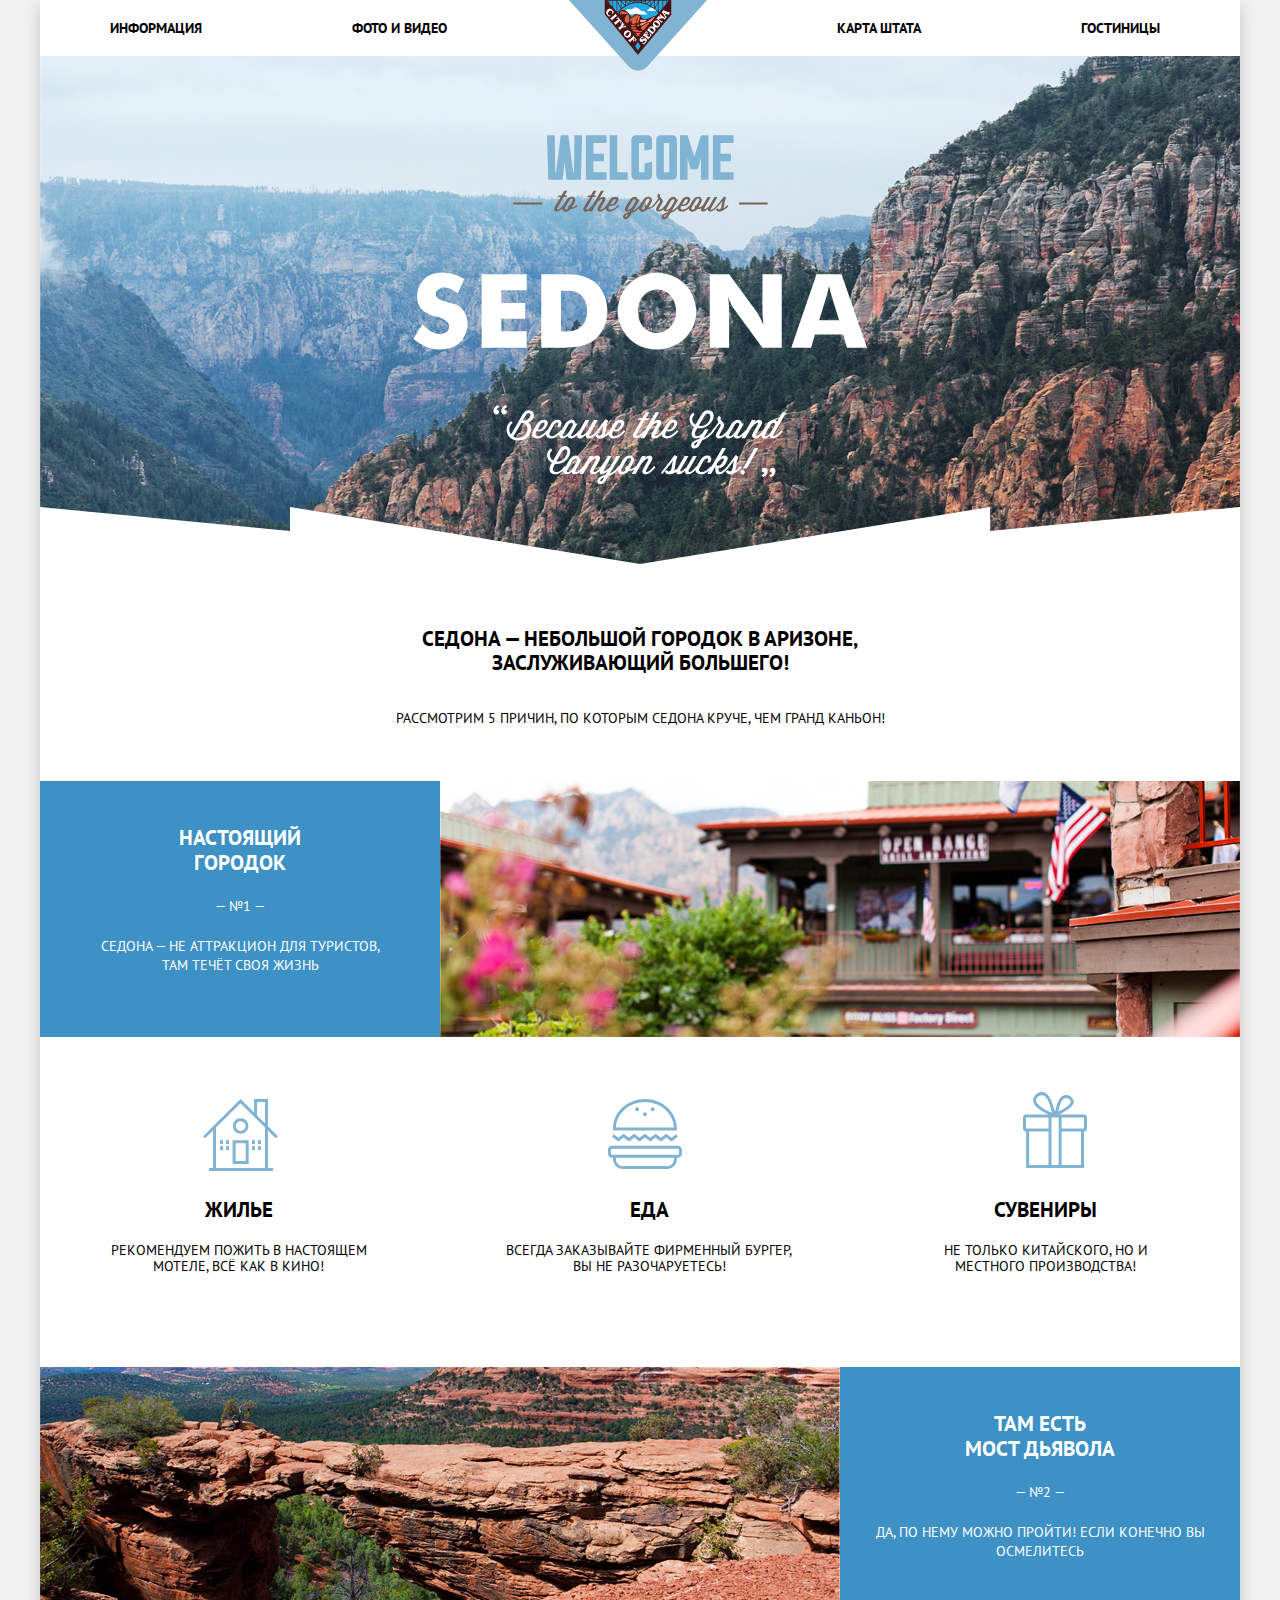
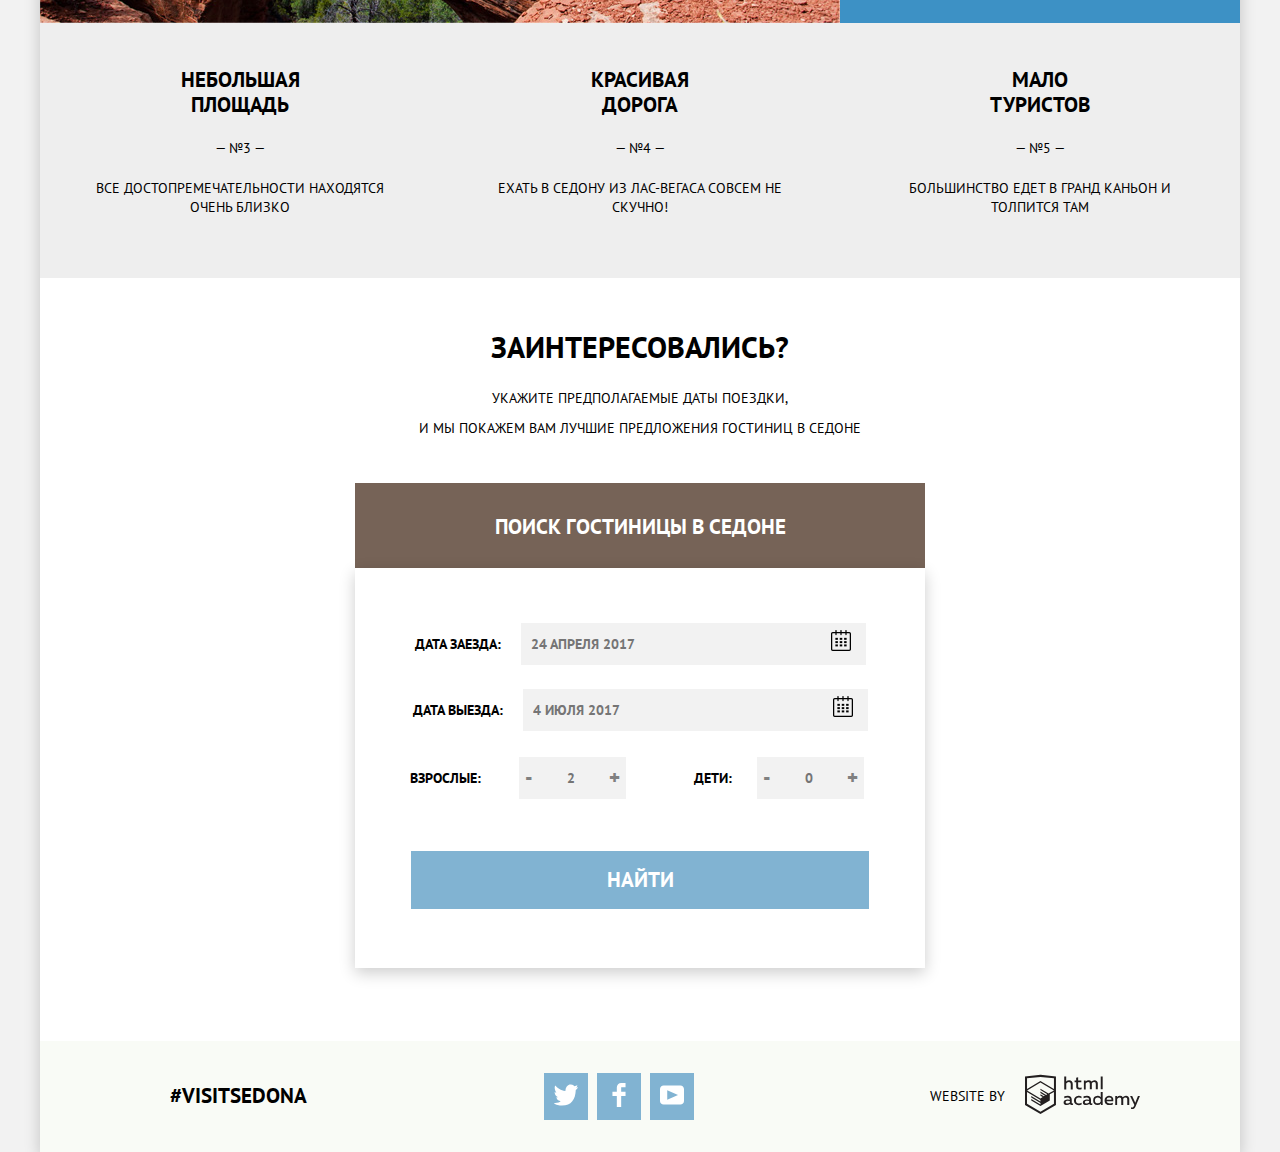
<file: index.html>
<!DOCTYPE html>
<html lang="ru">

<head>
	<meta charset="utf-8">
	<title>Sedona</title>
	<link href="https://fonts.googleapis.com/css?family=PT+Sans" rel="stylesheet">
	<link rel="stylesheet" href="css/normalize.css">
	<link rel="stylesheet" href="css/styles.css">
</head>

<body>
	<div class="container main">
		<header class="main-header">
			<nav class="main-navigation">
				<ul class="site-navigation">
					<li><a href="info.html">Информация</a></li>
					<li><a href="photo.html">Фото и видео</a></li>
					<li><a href="map.html">Карта штата</a></li>
					<li class="navigation-hotel">
						<a href="catalog.html">Гостиницы</a>
					</li>
				</ul>
				<div class="logo">
					<a>
						<img src="img/logo.png" alt="Логотип Седоны">
					</a>
				</div>
			</nav>
		</header>
		<main>
			<div class="sedona-welcome">
				<img class="welcome-img" src="img/welcome.svg">
			</div>
			<div class="intro">
				<h1 class="intro-header">Седона — небольшой городок в Аризоне, заслуживающий большего!</h1>
				<p>Рассмотрим 5 причин, по которым Седона круче, чем гранд каньон!</p>
			</div>
			<ul class="reasons-list">
				<li class="reason-item-big with-features">
					<div class="description-wrapper">
						<div class="description">
							<h2 class="reason-header">Настоящий городок</h2>
							<p class="reason-number">&mdash; №1 &mdash;</p>
							<p class="reason-description">Седона — не аттракцион для туристов, там течёт своя жизнь</p>
						</div>
						<img src="img/city.jpg" alt="Фото гостиницы">
					</div>
					<ul class="features-list">
						<li class="feature-item house">
							<h2>Жилье</h2>
							<p>Рекомендуем пожить в настоящем мотеле, всё как в кино!</p>
						</li>
						<li class="feature-item burger">
							<h2>Еда</h2>
							<p>Всегда заказывайте фирменный бургер, вы не разочаруетесь!</p>
						</li>
						<li class="feature-item present">
							<h2>Сувениры</h2>
							<p>Не только китайского, но и местного производства!</p>
						</li>

					</ul>
				</li>
				<li class="reason-item-big">
					<img src="img/canyon.jpg" width="210" height="120" alt="Фото каньона">
					<div class="description">
						<h2 class="reason-header">Там есть мост дьявола</h2>
						<p class="reason-number">&mdash; №2 &mdash;</p>
						<p class="reason-description second">Да, по нему можно пройти! Если конечно вы осмелитесь</p>
					</div>
				</li>
				<li class="reason-item">
					<h2 class="reason-header">Небольшая площадь</h2>
					<p class="reason-number">&mdash; №3 &mdash;</p>
					<p class="reason-description">Все достопремечательности находятся очень близко</p>
				</li>
				<li class="reason-item">
					<h2 class="reason-header">Красивая дорога</h2>
					<p class="reason-number">&mdash; №4 &mdash;</p>
					<p class="reason-description">Ехать в Седону из Лас-Вегаса совсем не скучно!</p>
				</li>
				<li class="reason-item">
					<h2 class="reason-header">Мало туристов</h2>
					<p class="reason-number">&mdash; №5 &mdash;</p>
					<p class="reason-description">Большинство едет в гранд каньон
						и толпится там</p>
				</li>
			</ul>
			<section class="booking">
				<h2 class="strong">
					Заинтересовались?
				</h2>
				<p>
					Укажите предполагаемые даты поездки,
				</p>
				<p>
					и мы покажем вам лучшие предложения гостиниц в седоне
				</p>
				<button class="popup-button" type="button">Поиск гостиницы в Седоне</button>

				<div class="search-popup popup-show">
						<form class="search-form" action="/search" method="POST">
							<section class="form-body">
								<p class="form-item">
									<label for="arrival-date">Дата заезда:</label>
									<input type="text" class="date" id="arrival-date" name="arrival-date" placeholder="24 апреля 2017" />
								</p>
								<p class="form-item">
									<label for="departure-date">Дата выезда:</label>
									<input type="text" class="date" id="departure-date" name="departure-date" placeholder="4 июля 2017" />
								</p>
								<p>
									<div class="persons-count-wrapper">
										<div class="persons-count">
											<label for="adults" class="adults-label">Взрослые:</label>
											<div class="counter">
												<button type="button">-</button>
												<input type="text" id="adults" placeholder="2" />
												<button type="button">+</button>
											</div>
										</div>
										<div class="persons-count">
											<label for="children" class="children-label">Дети:</label>
											<div class="counter">
												<button type="button">-</button>
												<input type="text" id="children" placeholder="0" />
												<button type="button">+</button>
											</div>
										</div>
									</div>
								</p>
								<p class="form-item">
									<button class="search-button" type="submit">Найти</button>
								</p>
							</section>
						</form>
					</div>	
			</section>
			<div style="overflow:hidden;width: 1200px;height: 473px;">
					<iframe width="1200" height="600" src="https://maps.google.com/maps?width=1200&amp;height=473&amp;hl=en&amp;q=sedona+(sedona)&amp;ie=UTF8&amp;t=&amp;z=10&amp;iwloc=B&amp;output=embed" frameborder="0" scrolling="no" marginheight="0" marginwidth="0"></iframe>
					<div><small><a href="https://embedgooglemaps.com/en/">embedgooglemaps EN</a></small></div>
					<div><small><a href="https://iamsterdamcard.it">i amsterdamcard it</a></small></div>
					<style>#gmap_canvas img{max-width:none!important;background:none!important}</style>
				  </div>

			
		</main>
		<footer class="main-footer">
			<div class="footer-item hasgtag">
				<h2>#visitsedona</h2>
			</div>
			<div class="footer-item social">
				<ul>
					<li>
						<div class="social-icon">
							<span class="visually-hidden">twitter</span>
							<a class="social button" href="#">
								<svg version="1.1" id="Layer_1" xmlns="http://www.w3.org/2000/svg" xmlns:xlink="http://www.w3.org/1999/xlink" x="0px"
								 y="0px" width="24px" height="24px" viewbox="0 0 17 15" enable-background="new 0 0 17 15" xml:space="preserve">
									<g id="W6EeEF_1_">
										<g>
											<path fill="#FFFFFF" d="M10.95,0.144c1.685-0.496,2.984,0.27,3.577,1.179c0.673-0.231,1.331-0.481,2.011-0.708
												c-0.004,0.861-0.522,1.513-0.857,1.768c0.685,0.17,1.304-0.491,1.304-0.491c-0.169,1-1.006,1.788-1.563,2.024
												c-0.231,6.75-3.175,11.217-10.077,11.082c-0.522,0,0.075,0-0.446,0c-0.41,0-4.164-0.46-4.898-1.887
												c2.271,0.196,3.893-0.422,4.693-1.177c-0.96-0.3-2.679-0.477-2.979-2.95C2.064,9.09,2.279,9.212,2.905,9.103
												C1.705,8.247,0.374,7.53,0.448,5.33c0.285,0.328,1.067,0.536,1.34,0.472c-0.703-0.241-1.97-3.36-0.894-4.952
												c1.818,1.854,3.735,3.606,7.152,3.773C8.254,2.33,9.183,0.793,10.95,0.144z" />
										</g>
									</g>
								</svg>
							</a>
						</div>

					</li>
					<li>
						<div class="social-icon">
							<span class="visually-hidden">facebook</span>
							<a class="social button" href="#">
								<svg version="1.1" id="Layer_2" xmlns="http://www.w3.org/2000/svg" xmlns:xlink="http://www.w3.org/1999/xlink" x="0px"
								 y="0px" width="24px" height="24px" viewbox="0 0 12 22" enable-background="new 0 0 12 22" xml:space="preserve">
									<path fill="#FFFFFF" d="M12,4V0H8C5.791,0,4,1.791,4,4v4H0v4h4v10h4V12h4V8H8V4H12z" />
								</svg>
							</a>
						</div>
					</li>
					<li>
						<div class="social-icon">
							<span class="visually-hidden">youtube</span>
							<a class="social button" href="#">
								<svg version="1.1" id="Layer_3" xmlns="http://www.w3.org/2000/svg" xmlns:xlink="http://www.w3.org/1999/xlink" x="0px"
								 y="0px" width="24px" height="24px" viewbox="0 0 20 16" enable-background="new 0 0 20 16" xml:space="preserve">
									<path fill="#FFFFFF" d="M17,0H3C1.35,0,0,1.35,0,3v10c0,1.65,1.35,3,3,3h14c1.65,0,3-1.35,3-3V3C20,1.35,18.65,0,17,0z
												M6.027,11.998V4.002L15.014,8L6.027,11.998z" />
								</svg>
							</a>
						</div>
					</li>
				</ul>
			</div>
			<div class="footer-item copyright">
				<span>website by</span>
				<a href="https://htmlacademy.ru">
					<svg data-name="Layer 1" xmlns="http://www.w3.org/2000/svg" width="115px" height="45px" viewbox="0 0 108.08 36.85">
						<title>logo-htmlacademy-small1</title>
						<path d="M44.61,26.88a2,2,0,0,0,.55-0.1v1.33a3.25,3.25,0,0,1-1.18.21,1.67,1.67,0,0,1-1.67-1,4.84,4.84,0,0,1-3.14,1.08c-1.51,0-2.91-.83-2.91-2.55,0-2.13,2-2.79,3.71-2.79a11.08,11.08,0,0,1,2.17.25v-0.3c0-1-.76-1.77-2.19-1.77a7.42,7.42,0,0,0-3,.64v-1.7a10.21,10.21,0,0,1,3.19-.55c2.36,0,3.81,1.12,3.81,3.65v3a0.54,0.54,0,0,0,.49.59h0.17Zm-6.44-1.13A1.35,1.35,0,0,0,39.63,27h0.11a3.39,3.39,0,0,0,2.41-1V24.58a9.72,9.72,0,0,0-1.81-.21c-1,0-2.16.33-2.16,1.38h0Zm12.36-6.11a5,5,0,0,1,2.57.64V22a4.08,4.08,0,0,0-2.3-.7,2.75,2.75,0,1,0,0,5.49,5,5,0,0,0,2.43-.64v1.71a6.27,6.27,0,0,1-2.76.57A4.21,4.21,0,0,1,46,24.51q0-.21,0-0.41a4.32,4.32,0,0,1,4.18-4.46h0.38Zm12.17,7.24a2,2,0,0,0,.55-0.1v1.33a3.25,3.25,0,0,1-1.18.21,1.67,1.67,0,0,1-1.67-1,4.84,4.84,0,0,1-3.14,1.08c-1.51,0-2.91-.83-2.91-2.55,0-2.13,2-2.79,3.71-2.79a11.08,11.08,0,0,1,2.17.25v-0.3c0-1-.76-1.77-2.19-1.77a7.42,7.42,0,0,0-3,.64v-1.7a10.21,10.21,0,0,1,3.19-.55c2.36,0,3.81,1.12,3.81,3.65v3a0.54,0.54,0,0,0,.49.59h0.17Zm-6.44-1.13A1.35,1.35,0,0,0,57.73,27h0.11a3.39,3.39,0,0,0,2.41-1V24.58a9.72,9.72,0,0,0-1.81-.21c-1.06,0-2.16.33-2.16,1.38h0ZM73,16V28.2H71.35V26.88a3.88,3.88,0,0,1-3.19,1.54,4.4,4.4,0,0,1,0-8.78,3.81,3.81,0,0,1,3,1.3V16H73Zm-4.53,5.22a2.76,2.76,0,1,0,0,5.52A2.86,2.86,0,0,0,71.15,25V23A2.91,2.91,0,0,0,68.49,21.27ZM79,19.64c3.31,0,4.46,2.68,3.92,5.09H76.7c0.21,1.5,1.67,2.11,3.19,2.11a6.11,6.11,0,0,0,2.64-.59v1.6a7.14,7.14,0,0,1-3,.57C77,28.42,74.78,27,74.78,24a4.18,4.18,0,0,1,4-4.39H79Zm0.09,1.54a2.28,2.28,0,0,0-2.44,2.1v0.06H81.3A2,2,0,0,0,79.13,21.18Zm5.73,7V19.87h1.65v1a3.81,3.81,0,0,1,2.78-1.27A2.86,2.86,0,0,1,91.89,21a4.12,4.12,0,0,1,2.91-1.33A3.06,3.06,0,0,1,98,23V28.2h-1.9V23.05a1.59,1.59,0,0,0-1.42-1.75H94.42a2.8,2.8,0,0,0-2.07,1.12V28.2h-1.9V23.05A1.59,1.59,0,0,0,89,21.31H88.8a3,3,0,0,0-2.21,1.29v5.63H84.86Zm21.31-8.33h1.9l-3.91,9.46c-0.9,2.17-2.09,2.86-3.35,2.86a4.76,4.76,0,0,1-1.1-.14V30.46a2.86,2.86,0,0,0,.85.12c0.9,0,1.58-.64,2.07-1.9l0.17-.42-4-8.4h2l2.86,6.29ZM38.73,1.46V6.22a3.81,3.81,0,0,1,2.7-1.14,3.25,3.25,0,0,1,3.44,3.4v5.15H43V8.72a1.81,1.81,0,0,0-1.61-2h-0.3a2.93,2.93,0,0,0-2.32,1.39v5.52h-1.9V1.46h1.9ZM49.94,2.31v3h3V6.91h-3v3.81c0,1.1.5,1.46,1.58,1.46a4.49,4.49,0,0,0,1.69-.33v1.6A6.8,6.8,0,0,1,51,13.8a2.55,2.55,0,0,1-2.86-2.74V6.89H46.58V5.26h1.5V2.74Zm5.4,11.31V5.28H57v1A3.81,3.81,0,0,1,59.77,5a2.86,2.86,0,0,1,2.6,1.33A4.12,4.12,0,0,1,65.28,5,3.06,3.06,0,0,1,68.44,8.4v5.21h-1.9V8.46a1.59,1.59,0,0,0-1.42-1.75H64.89a2.8,2.8,0,0,0-2.07,1.12v5.78h-1.9V8.46A1.59,1.59,0,0,0,59.5,6.71H59.27A3,3,0,0,0,57.06,8v5.63H55.34ZM71.17,1.45H73V13.6H71.17V1.45ZM14.71,0H14.55L0,1.54V28.21l14.55,8.66,14.55-8.66V1.54Zm12.5,27.1L14.55,34.64,1.9,27.12V16.18l12.59,7.5V25L5.86,19.9v1.31l8.68,5.21v1.39L5.87,22.65V24l8.68,5.21,8.75-5.24V18.31L27.2,16V27.12Zm0-12.53-3.48,2-1.6,1L14.51,13v1.31L21,18.23H21l-0.14.09-1,.54-5.37-3.2V17l4.24,2.52-1,.67-3.2-1.9v1.31l2.1,1.24L14.5,22.1,2,14.65,14.51,7.11Zm0-1.32L14.49,5.76,1.91,13.25v-10L14.56,1.92,27.21,3.25v10h0Z"
						 transform="translate(0 -0.02)" fill="#231f20" />
					</svg>
				</a>
			</div>
		</footer>
	</div>
</body>

</html>
</file>
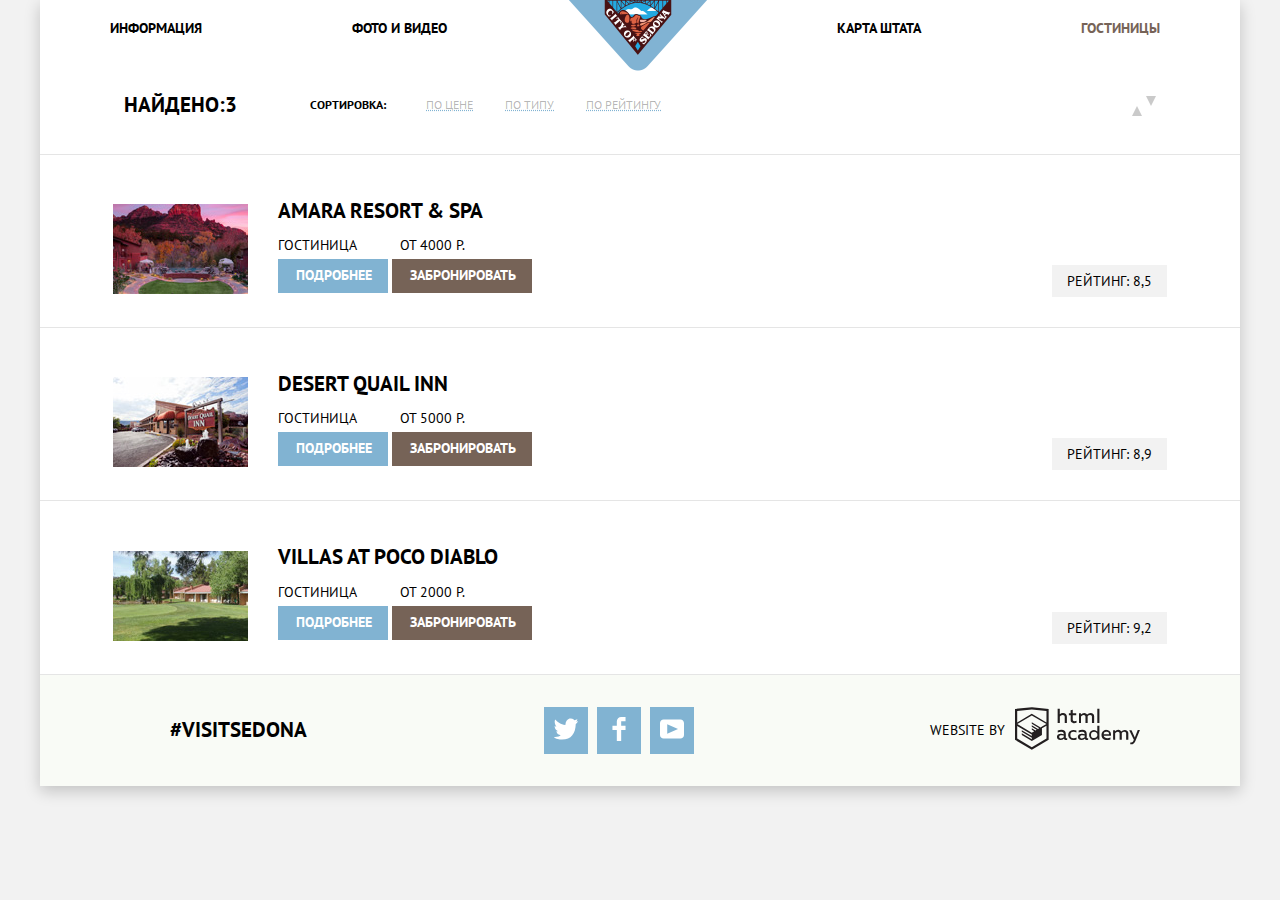
<file: catalog.html>
<!DOCTYPE html>
<html lang="ru">

<head>
    <meta charset="utf-8">
    <title>Sedona</title>
    <link href="https://fonts.googleapis.com/css?family=PT+Sans" rel="stylesheet">
    <link rel="stylesheet" href="css/normalize.css">
    <link rel="stylesheet" href="css/styles.css">
</head>

<body>
    <div class="container">
        <header class="main-header">
            <nav class="main-navigation">
                <ul class="site-navigation">
                    <li>
                        <a href="info.html">Информация</a></li>
                    <li>
                        <a href="photo.html">Фото и видео</a></li>
                    <li>
                        <a href="map.html">Карта штата</a></li>
                    <li>
                        <a class="site-navigation-current" href="hotels.html">Гостиницы</a>
                    </li>
                </ul>
                <div class="logo">
                    <a href="index.html">
                        <img src="img/logo.png" alt="Логотип Седоны">
                    </a>
                </div>
            </nav>
        </header>
        <main>
            <section class="filters">
                <h2 class="visually-hidden">Фильтр отелей</h2>
                <!--Здесь будет форма-->
            </section>

            <section>
                <div class="hotel-sort">
                    <div>
                        <h2 class="visually-hidden">Список отелей</h2>
                        <span class="item-count">Найдено:3</span>
                    </div>
                    <div class="sort-actions">
                        <span class="sort-title">Сортировка:</span>
                        <ul class="sort-list">
                            <li class="sort-item"><a href="#">по цене</a></li>
                            <li class="sort-item"><a href="#">по типу</a></li>
                            <li class="sort-item"><a href="#">по рейтингу</a></li>
                        </ul>
                    </div>
                    <div>
                        <button class="sorting-up" type="button"></button>
                        <button class="sorting-down" type="button"></button>
                    </div>
                </div>
                <section class="hotels">
                    <ul class="hotels-list">
                        <li class="hotel-item first">
                            <div class="hotel-item-photo">
                                <img src="img/hotel-1.jpg" width="80" height="80" alt="Фото Амара">
                            </div>
                            <div class="hotel-item-description">
                                <p class="hotel-title">
                                    <a href="details.html">
                                        Amara resort & spa
                                    </a>
                                </p>

                                <p class="hotel-price">
                                    <span>Гостиница</span>
                                    <span class="price">от 4000 р.</span>
                                </p>
                                <p class="hotel-links">
                                    <a href="details.html" class="hotel-link view-more">Подробнее</a>
                                    <a href="book.html" class="hotel-link book">Забронировать</a>
                                </p>
                            </div>
                            <div class="hotel-item-rating">
                                <ul>
                                    <li>
                                        <span class="visually-hidden">rating</span>
                                        <span class="star"></span>
                                    </li>
                                    <li>
                                        <span class="visually-hidden">rating</span>
                                        <span class="star"></span>
                                    </li>
                                    <li>
                                        <span class="visually-hidden">rating</span>
                                        <span class="star"></span>
                                    </li>
                                    <li>
                                        <span class="visually-hidden">rating</span>
                                        <span class="star"></span>
                                    </li>
                                </ul>
                                <p class="rating">
                                    Рейтинг: 8,5
                                </p>
                            </div>
                        </li>
                        <li class="hotel-item">
                            <div class="hotel-item-photo">
                                <img src="img/hotel-2.jpg" width="80" height="80" alt="Фото Амара">
                            </div>

                            <div class="hotel-item-description">
                                <p class="hotel-title">
                                    <a href="details.html">
                                        Desert quail inn
                                    </a>
                                </p>
                                <p class="hotel-price">
                                    <span>Гостиница</span>
                                    <span class="price">от 5000 р.</span>
                                </p>
                                <p class="hotel-links">
                                    <a href="details.html" class="hotel-link view-more">Подробнее</a>
                                    <a href="book.html" class="hotel-link book">Забронировать</a>
                                </p>
                            </div>
                            <div class="hotel-item-rating">
                                <ul>
                                    <li>
                                        <span class="visually-hidden">rating</span>
                                        <span class="star"></span>
                                    </li>
                                    <li>
                                        <span class="visually-hidden">rating</span>
                                        <span class="star"></span>
                                    </li>
                                    <li>
                                        <span class="visually-hidden">rating</span>
                                        <span class="star"></span>
                                    </li>
                                </ul>
                                <p class="rating">
                                    Рейтинг: 8,9
                                </p>
                            </div>
                        </li>
                        <li class="hotel-item">
                            <div class="hotel-item-photo">
                                <img src="img/hotel-3.jpg" width="80" height="80" alt="Фото Амара">
                            </div>
                            <div class="hotel-item-description">
                                <p class="hotel-title">
                                    <a href="details.html">
                                        Villas at poco diablo
                                    </a>
                                </p>
                                <p class="hotel-price">
                                    <span>Гостиница</span>
                                    <span class="price">от 2000 р.</span>
                                </p>
                                <p class="hotel-links">
                                    <a href="details.html" class="hotel-link view-more">Подробнее</a>
                                    <a href="book.html" class="hotel-link book">Забронировать</a>
                                </p>
                            </div>
                            <div class="hotel-item-rating">
                                <ul>
                                    <li>
                                        <span class="visually-hidden">rating</span>
                                        <span class="star"></span>
                                    </li>
                                    <li>
                                        <span class="visually-hidden">rating</span>
                                        <span class="star"></span>
                                    </li>
                                </ul>
                                <p class="rating">
                                    Рейтинг: 9,2
                                </p>
                            </div>
                        </li>
                    </ul>
                </section>
            </section>
        </main>
        <footer class="main-footer">
            <div class="footer-item hasgtag">
                <h2>#visitsedona</h2>
            </div>
            <div class="footer-item social">
                <ul>
                    <li>
                        <div class="social-icon">
                            <span class="visually-hidden">twitter</span>
                            <a class="social button" href="#">
                                <svg version="1.1" id="Layer_1" xmlns="http://www.w3.org/2000/svg" xmlns:xlink="http://www.w3.org/1999/xlink"
                                    x="0px" y="0px" width="24px" height="24px" viewbox="0 0 17 15" enable-background="new 0 0 17 15"
                                    xml:space="preserve">
                                    <g id="W6EeEF_1_">
                                        <g>
                                            <path fill="#FFFFFF" d="M10.95,0.144c1.685-0.496,2.984,0.27,3.577,1.179c0.673-0.231,1.331-0.481,2.011-0.708
                                       c-0.004,0.861-0.522,1.513-0.857,1.768c0.685,0.17,1.304-0.491,1.304-0.491c-0.169,1-1.006,1.788-1.563,2.024
                                       c-0.231,6.75-3.175,11.217-10.077,11.082c-0.522,0,0.075,0-0.446,0c-0.41,0-4.164-0.46-4.898-1.887
                                       c2.271,0.196,3.893-0.422,4.693-1.177c-0.96-0.3-2.679-0.477-2.979-2.95C2.064,9.09,2.279,9.212,2.905,9.103
                                       C1.705,8.247,0.374,7.53,0.448,5.33c0.285,0.328,1.067,0.536,1.34,0.472c-0.703-0.241-1.97-3.36-0.894-4.952
                                       c1.818,1.854,3.735,3.606,7.152,3.773C8.254,2.33,9.183,0.793,10.95,0.144z" />
                                        </g>
                                    </g>
                                </svg>
                            </a>
                        </div>

                    </li>
                    <li>
                        <div class="social-icon">
                            <span class="visually-hidden">facebook</span>
                            <a class="social button" href="#">
                                <svg version="1.1" id="Layer_2" xmlns="http://www.w3.org/2000/svg" xmlns:xlink="http://www.w3.org/1999/xlink"
                                    x="0px" y="0px" width="24px" height="24px" viewbox="0 0 12 22" enable-background="new 0 0 12 22"
                                    xml:space="preserve">
                                    <path fill="#FFFFFF" d="M12,4V0H8C5.791,0,4,1.791,4,4v4H0v4h4v10h4V12h4V8H8V4H12z" />
                                </svg>
                            </a>
                        </div>
                    </li>
                    <li>
                        <div class="social-icon">
                            <span class="visually-hidden">youtube</span>
                            <a class="social button" href="#">
                                <svg version="1.1" id="Layer_3" xmlns="http://www.w3.org/2000/svg" xmlns:xlink="http://www.w3.org/1999/xlink"
                                    x="0px" y="0px" width="24px" height="24px" viewbox="0 0 20 16" enable-background="new 0 0 20 16"
                                    xml:space="preserve">
                                    <path fill="#FFFFFF" d="M17,0H3C1.35,0,0,1.35,0,3v10c0,1.65,1.35,3,3,3h14c1.65,0,3-1.35,3-3V3C20,1.35,18.65,0,17,0z
                                    M6.027,11.998V4.002L15.014,8L6.027,11.998z" />
                                </svg>
                            </a>
                        </div>
                    </li>
                </ul>
            </div>
            <div class="footer-item copyright">
                <span>website by</span>
                <a href="https://htmlacademy.ru">
                    <svg data-name="Layer 1" xmlns="http://www.w3.org/2000/svg" width="125px" height="45px" viewbox="0 0 108.08 36.85">
                        <title>logo-htmlacademy-small1</title>
                        <path d="M44.61,26.88a2,2,0,0,0,.55-0.1v1.33a3.25,3.25,0,0,1-1.18.21,1.67,1.67,0,0,1-1.67-1,4.84,4.84,0,0,1-3.14,1.08c-1.51,0-2.91-.83-2.91-2.55,0-2.13,2-2.79,3.71-2.79a11.08,11.08,0,0,1,2.17.25v-0.3c0-1-.76-1.77-2.19-1.77a7.42,7.42,0,0,0-3,.64v-1.7a10.21,10.21,0,0,1,3.19-.55c2.36,0,3.81,1.12,3.81,3.65v3a0.54,0.54,0,0,0,.49.59h0.17Zm-6.44-1.13A1.35,1.35,0,0,0,39.63,27h0.11a3.39,3.39,0,0,0,2.41-1V24.58a9.72,9.72,0,0,0-1.81-.21c-1,0-2.16.33-2.16,1.38h0Zm12.36-6.11a5,5,0,0,1,2.57.64V22a4.08,4.08,0,0,0-2.3-.7,2.75,2.75,0,1,0,0,5.49,5,5,0,0,0,2.43-.64v1.71a6.27,6.27,0,0,1-2.76.57A4.21,4.21,0,0,1,46,24.51q0-.21,0-0.41a4.32,4.32,0,0,1,4.18-4.46h0.38Zm12.17,7.24a2,2,0,0,0,.55-0.1v1.33a3.25,3.25,0,0,1-1.18.21,1.67,1.67,0,0,1-1.67-1,4.84,4.84,0,0,1-3.14,1.08c-1.51,0-2.91-.83-2.91-2.55,0-2.13,2-2.79,3.71-2.79a11.08,11.08,0,0,1,2.17.25v-0.3c0-1-.76-1.77-2.19-1.77a7.42,7.42,0,0,0-3,.64v-1.7a10.21,10.21,0,0,1,3.19-.55c2.36,0,3.81,1.12,3.81,3.65v3a0.54,0.54,0,0,0,.49.59h0.17Zm-6.44-1.13A1.35,1.35,0,0,0,57.73,27h0.11a3.39,3.39,0,0,0,2.41-1V24.58a9.72,9.72,0,0,0-1.81-.21c-1.06,0-2.16.33-2.16,1.38h0ZM73,16V28.2H71.35V26.88a3.88,3.88,0,0,1-3.19,1.54,4.4,4.4,0,0,1,0-8.78,3.81,3.81,0,0,1,3,1.3V16H73Zm-4.53,5.22a2.76,2.76,0,1,0,0,5.52A2.86,2.86,0,0,0,71.15,25V23A2.91,2.91,0,0,0,68.49,21.27ZM79,19.64c3.31,0,4.46,2.68,3.92,5.09H76.7c0.21,1.5,1.67,2.11,3.19,2.11a6.11,6.11,0,0,0,2.64-.59v1.6a7.14,7.14,0,0,1-3,.57C77,28.42,74.78,27,74.78,24a4.18,4.18,0,0,1,4-4.39H79Zm0.09,1.54a2.28,2.28,0,0,0-2.44,2.1v0.06H81.3A2,2,0,0,0,79.13,21.18Zm5.73,7V19.87h1.65v1a3.81,3.81,0,0,1,2.78-1.27A2.86,2.86,0,0,1,91.89,21a4.12,4.12,0,0,1,2.91-1.33A3.06,3.06,0,0,1,98,23V28.2h-1.9V23.05a1.59,1.59,0,0,0-1.42-1.75H94.42a2.8,2.8,0,0,0-2.07,1.12V28.2h-1.9V23.05A1.59,1.59,0,0,0,89,21.31H88.8a3,3,0,0,0-2.21,1.29v5.63H84.86Zm21.31-8.33h1.9l-3.91,9.46c-0.9,2.17-2.09,2.86-3.35,2.86a4.76,4.76,0,0,1-1.1-.14V30.46a2.86,2.86,0,0,0,.85.12c0.9,0,1.58-.64,2.07-1.9l0.17-.42-4-8.4h2l2.86,6.29ZM38.73,1.46V6.22a3.81,3.81,0,0,1,2.7-1.14,3.25,3.25,0,0,1,3.44,3.4v5.15H43V8.72a1.81,1.81,0,0,0-1.61-2h-0.3a2.93,2.93,0,0,0-2.32,1.39v5.52h-1.9V1.46h1.9ZM49.94,2.31v3h3V6.91h-3v3.81c0,1.1.5,1.46,1.58,1.46a4.49,4.49,0,0,0,1.69-.33v1.6A6.8,6.8,0,0,1,51,13.8a2.55,2.55,0,0,1-2.86-2.74V6.89H46.58V5.26h1.5V2.74Zm5.4,11.31V5.28H57v1A3.81,3.81,0,0,1,59.77,5a2.86,2.86,0,0,1,2.6,1.33A4.12,4.12,0,0,1,65.28,5,3.06,3.06,0,0,1,68.44,8.4v5.21h-1.9V8.46a1.59,1.59,0,0,0-1.42-1.75H64.89a2.8,2.8,0,0,0-2.07,1.12v5.78h-1.9V8.46A1.59,1.59,0,0,0,59.5,6.71H59.27A3,3,0,0,0,57.06,8v5.63H55.34ZM71.17,1.45H73V13.6H71.17V1.45ZM14.71,0H14.55L0,1.54V28.21l14.55,8.66,14.55-8.66V1.54Zm12.5,27.1L14.55,34.64,1.9,27.12V16.18l12.59,7.5V25L5.86,19.9v1.31l8.68,5.21v1.39L5.87,22.65V24l8.68,5.21,8.75-5.24V18.31L27.2,16V27.12Zm0-12.53-3.48,2-1.6,1L14.51,13v1.31L21,18.23H21l-0.14.09-1,.54-5.37-3.2V17l4.24,2.52-1,.67-3.2-1.9v1.31l2.1,1.24L14.5,22.1,2,14.65,14.51,7.11Zm0-1.32L14.49,5.76,1.91,13.25v-10L14.56,1.92,27.21,3.25v10h0Z"
                            transform="translate(0 -0.02)" fill="#231f20" />
                    </svg>
                </a>
            </div>
        </footer>
    </div>
</body>

</html>
</file>
<file: css/styles.css>
/* global */

.container {
    max-width: 1200px;
    margin: 0 auto;
    box-shadow: 0 5px 15px 0 rgba(0, 1, 1, 0.2);
    background-color: #ffffff;
}

.visually-hidden {
    position: absolute;
    clip: rect(0 0 0 0);
    width: 1px;
    height: 1px;
    margin: -1px;
}

/* site */

body {
    font-family: "PT Sans";
    color: #000000;
    text-align: center;
    text-transform: uppercase;
    font-size: 14px;
    padding: 0px;
    margin: 0px;
    background-color: #f2f2f2;
}

.main-header {
    min-height: 56px;
}

.logo {
    width: 120px;
    height: 60px;
    position: absolute;
    left: 50%;
    top: 0px;
    transform: translateX(-60%);
    z-index: 1;
}

.main-navigation {
    min-height: 56px;
}

a {
    text-decoration: none;
    color: #000000;
}

ul {
    list-style-type: none;
    padding: 0;
}

.site-navigation {
    font-size: 14px;
    font-weight: 700;
    text-transform: uppercase;
    line-height: 24px;
    display: flex;
    flex-direction: row;
    list-style: none;
    width: 1100px;
    margin: 0px 70px;
    align-items: center;
    min-height: 56px;
}

.site-navigation li {
    margin: 0px 75px;
}

.site-navigation li:nth-child(1) {
    margin-right: 75px;
    margin-left: 0px;
}

.site-navigation li:nth-child(2) {
    margin-right: 195px;
    margin-left: 75px;
}

.site-navigation li:nth-child(3) {
    margin-right: 75px;
    margin-left: 195px;
}

.site-navigation li:last-child {
    margin-right: 0px;
    margin-left: 85px;
}

.site-navigation a {
    color: #000000;
}

.site-navigation a:hover,
.site-navigation a:focus {
    color: #81b3d2;
}

.site-navigation a:active {
    color: #b2b2b2;
}

.site-navigation a.site-navigation-current {
    color: #766357;
}

.main-footer {
    background-color: #f9fbf6;
    display: flex;
    justify-content: space-between;
    align-items: center;
    padding: 18px 100px 18px 130px;
}

.social ul {
    display: flex;
    justify-content: space-between;
    width: 150px;
    align-items: center;
}

.social-icon {
    padding: 13px;
    background-color: #81b3d2;
    padding: 10px;
}

.footer-item.copyright img {
    width: 150px;
}

.footer-item.copyright {
    display: flex;
    align-items: center;
    justify-content: space-between;
    width: 210px;
}

.copyright path:hover,
.copyright path:focus {
    fill: #82b4d2;
}

.copyright path:active {
    fill: #bdbbbc;
}

.social-icon:hover,
.social-icon:focus {
    background-color: #669ec0;
}

.social-icon:active {
    background-color: #5496bd;
}

.social-icon path:active {
    fill: #88b6d1;
}

/* ********************************* main page ************************************************** */

.intro h1 {
    font-size: 21px;
    font-weight: bold;
    width: 500px;
    margin: 63px auto 35px auto;
}

.sedona-welcome {
    background-image: url("../img/welcome-background.png");
    background-repeat: no-repeat;
    background-position-y: -55px;
    min-height: 508px;
    position: relative;
}

.sedona-welcome:after {
    content: "";
    background-image: url(../img/welcome-mask.svg);
    position: absolute;
    left: 0px;
    bottom: -3px;
    width: 100%;
    height: 60px;
}

.welcome-img {
    width: 455px;
    margin-top: 79px;
}

.container p {
    font-size: 14px;
}

.reason-item-big {
    display: flex;
    width: 100%;
}

.reason-item-big.with-features {
    flex-direction: column;
}

.description-wrapper {
    display: flex;
}

.reason-header {
    width: 150px;
    margin: 15px auto;
}

.reason-number {
    margin: 23px;
}

.reason-description {
    width: 300px;
    margin: 0px auto;
    line-height: 19px;
}

.reason-description.second {
    width: 400px;
}

.reason-item-big .description {
    background-color: #3d91c5;
    font-size: 14px;
    font-weight: 400;
    color: #ffffff;
    width: 400px;
    min-height: 216px;
    padding-top: 30px;
}

.reason-item-big img {
    width: 800px;
    height: 256px;
}

.features-list {
    display: flex;
    height: 330px;
    margin: 0px;
    padding: 0px;
}

.feature-item.house::before {
    position: absolute;
    top: 62px;
    left: 163px;
    text-align: center;
    background-image: url(../img/icon-house.svg);
    background-repeat: no-repeat;
    content: "";
    width: 75px;
    height: 72px;
}

.feature-item.burger::before {
    position: absolute;
    top: 62px;
    left: 161px;
    text-align: center;
    background-image: url(../img/icon-burger.svg);
    content: "";
    background-repeat: no-repeat;
    width: 75px;
    height: 72px;
}

.feature-item.present::before {
    position: absolute;
    top: 55px;
    left: 161px;
    text-align: center;
    background-image: url(../img/icon-present.svg);
    content: "";
    background-repeat: no-repeat;
    width: 75px;
    height: 78px;
}

.features-list .feature-item {
    background-color: #ffffff;
    font-size: 14px;
    font-weight: 400;
    position: relative;
    padding: 143px 60px 0px 50px;
    max-width: 400px;
}

.feature-item p {
    margin-top: 20px;
}

.reasons-list h2,
.feature-item h2 {
    font-weight: bold;
}

.reasons-list {
    padding-left: 0px;
    display: flex;
    flex-wrap: wrap;
    margin-top: 55px;
}

.reason-item {
    padding-top: 30px;
    width: 400px;
    height: 225px;
    background-color: #eeeeee;
}

.booking {
    position: relative;
    padding-top: 13px;
}

.booking h2 {
    font-size: 30px;
    font-weight: 700;
}

.search-form {
    width: 570px;
    height: 400px;
}

.search-form label {
    font-weight: 700;
}

.popup-button {
    border: none;
    background-color: #766357;
    height: 85px;
    width: 570px;
    line-height: 85px;
    color: #ffffff;
    font-size: 21px;
    font-weight: 700;
    text-transform: uppercase;
    margin-top: 33px;
    margin-bottom: 0px;
}

.popup-button:active {
    background-color: #604e43;
    color: #857871;
}

.popup-button:focus,
.popup-button:hover {
    background-color: #503e33;
}

/* ******************************************  popup  ******************************************** */

@keyframes open {
    0% {
        height: 0;
        opacity: 0;
    }
    100% {
        height: 400px;
        opacity: 1;
    }
}

@keyframes shake {
    0%,
    100% {
        transform: translateX(0);
    }
    10%,
    30%,
    50%,
    70%,
    90% {
        transform: translateX(-10px);
    }
    20%,
    40%,
    60%,
    80% {
        transform: translateX(10px);
    }
}

.search-popup {
    width: 570px;
    left: 315px;
    background-color: #ffffff;
    position: absolute;
    display: none;
    justify-content: center;
    box-shadow: 0 5px 15px 0 rgba(0, 1, 1, 0.2);
}

.search-popup.popup-show {
    display: block;
    animation: open 0.7s ease-in 0s 1 forwards;
}

.search-popup.popup-error {
    animation: shake 0.6s;
}

.date {
    background: url('../img/icon-calendar.svg') no-repeat scroll 7px 7px;
    background-size: 20px;
    background-position-x: 310px;
    padding-left: 10px;
    padding-right: 40px;
}

.search-form .form-body {
    padding: 43px 55px 55px 55px;
}

.search-form input {
    background-color: #f2f2f2;
    font-size: 14px;
    font-weight: 700;
    height: 40px;
    text-transform: uppercase;
}

.search-form .form-item {
    margin: 0px;
    line-height: 40px;
}

.search-form button {
    background-color: #f2f2f2;
    border: none;
    color: gray;
}

.search-form input {
    border: none;
}

.search-form .search-button {
    width: 458px;
    min-height: 58px;
    margin-top: 26px;
    color: #ffffff;
    font-weight: bold;
    font-size: 21px;
    line-height: 26px;
    text-align: center;
    text-transform: uppercase;
    background-color: #81b3d2;
    border: none;
}

.search-form .search-button:focus,
.search-form .search-button:hover {
    background-color: #669ec0;
}

.search-form .search-button:active {
    color: rgba(255, 255, 255, 0.3);
    background-color: #5496bd;
}

.form-item label {
    padding-right: 16px;
}

.form-item input {
    width: 295px;
}

.form-item {
    padding: 12px 0px;
}

.counter {
    width: 115px;
    display: flex;
}

.persons-count-wrapper {
    display: flex;
}

.persons-count {
    display: flex;
    align-items: center;
}

.persons-count input {
    width: 60px;
    text-align: center;
}

.persons-count button {
    font-weight: 700;
    font-size: 21px;
}

.adults-label {
    padding-right: 38px;
}

.children-label {
    padding-left: 60px;
    padding-right: 25px;
}

/* ******************************************  catalog page  ******************************************** */

.catalog main {
    text-align: left;
}

.filter-form {
    background: url('../img/filter-background.png') no-repeat;
    min-height: 200px;
}

.hotels-list {
    padding: 0px;
    margin: 0px;
}

.hotel-item {
    display: flex;
    flex-direction: row;
    min-height: 90px;
    padding: 30px 73px;
    border-bottom: 1px solid;
    border-color: #e5e5e5;
    align-items: flex-end;
}

.hotel-item-description {
    padding-left: 30px;
}

.hotel-item.first {
    border-top: 1px solid;
    border-color: #e5e5e5;
}

.hotel-item-photo {
    width: 135px;
}

.hotel-item-description {
    width: 785px;
    text-align: left;
}

.hotel-item-rating {
    display: flex;
    flex-direction: column;
    align-items: flex-end;
    justify-content: space-between;
    min-height: 95px;
}

.hotel-item img {
    width: 135px;
    height: 90px;
}

.hotel-price .price {
    margin-left: 40px;
}

.hotel-title a {
    font-size: 21px;
    font-weight: 700;
}

.hotel-link {
    padding: 7px 16px 9px 18px;
    color: #ffffff;
    text-transform: uppercase;
    font-weight: 700;
}

.hotel-link.view-more {
    background-color: #81b3d2;
}

.hotel-link.view-more:active {
    background-color: #5496bd;
    color: #7aadcb;
}

.hotel-link.view-more:focus,
.hotel-link.view-more:hover {
    background-color: #669ec0;
}

.hotel-link.book {
    background-color: #766357;
}

.hotel-link.book:focus,
.hotel-link.book:hover {
    background-color: #604e43;
}

.hotel-link.book:active {
    background-color: #503e33;
    color: #857871;
}

.hotel-title a:focus,
.hotel-title a:hover {
    color: #81b3d2;
}

.hotel-title a:active {
    color: #b2b2b2;
}

.hotel-sort {
    display: flex;
    align-items: center;
    justify-content: space-around;
    padding: 30px 73px;
}

.sort-list {
    display: flex;
    font-size: 12px;
    padding-left: 0px;
}

.item-count {
    font-weight: 800;
    font-size: 21px;
    margin-right: 51px;
}

.sort-title {
    font-weight: 700;
    font-size: 12px;
    margin-right: 24px;
}

.sort-actions {
    width: 800px;
    display: flex;
    align-items: center;
}

.sort-item {
    padding: 0px 16px;
}

.stars ul {
    display: flex;
}

.star {
    min-width: 19px;
    min-height: 19px;    
    background: url("../img/icon-star.svg");
    background-repeat: no-repeat;
    background-size: 19px;   
}

.rating {
    background-color: #f2f2f2;
    min-width: 85px;
    padding: 8px 15px;
    margin: 0px;
}

.filter-form {
    display: flex;
    justify-content: space-between;
    flex-wrap: wrap;
    padding: 27px 71px 0px 60px;
    color: #ffffff;
}

.filter-options {
    display: flex;
    justify-content: space-between;
    color: #ffffff;
}

.filter-option {
    display: block;
    margin-bottom: 24px;
    margin-top: 20px;
}

.filter-options-set {
    width: 230px;
    padding: 0;
    margin: 0;
}

.filter-options fieldset {
    border: none;
}

.filter-options legend {
    font-weight: bold;
    font-size: 16px;
    display: block;
    margin-top: 10px;
    color: #ffffff;
}

.filter-options li {
    list-style: none;
}

.label-checkbox {
    position: relative;
    padding-left: 40px;
    cursor: pointer;
}

.label-checkbox input[type="checkbox"]+.checkbox-value {
    position: absolute;
    top: 0;
    left: 0;
    width: 23px;
    height: 23px;
    background-image: url("../img/checkbox-off.svg");
    background-repeat: no-repeat;
}

.label-checkbox input[type="checkbox"]:checked+.checkbox-value {
    width: 27px;
    background-image: url("../img/checkbox-on.svg");
    background-repeat: no-repeat;
}

.label-checkbox input[type="checkbox"]:disabled+.checkbox-value {
    width: 27px;
    background-image: url("../img/checkbox-off-disabled.svg");
    background-repeat: no-repeat;
}

.label-checkbox input[type="checkbox"]:disabled:checked+.checkbox-value {
    width: 27px;
    background-image: url("../img/checkbox-on-disabled.svg");
    background-repeat: no-repeat;
}

.filter-range {
    width: 318px;
    color: #ffffff;
    text-transform: uppercase;
}

.filter-range-title {
    margin-bottom: 10px;
    font-weight: 600;
    font-size: 16px;
    line-height: 21px;
}

.price-controls {
    position: relative;
    height: 33px;
    margin-bottom: 19px;
    font-size: 0;
    border: 2px solid #ffffff;
    border-radius: 2px;
}

.price-controls::after {
    content: "";
    position: absolute;
    top: 50%;
    left: 50%;
    width: 2px;
    height: 22px;
    background: #ffffff;
    transform: translate(-50%, -50%);
}

.price-controls label {
    display: inline-block;
    font-size: 14px;
    line-height: 21px;
    vertical-align: top;
    cursor: pointer;
}

.price-controls .min-price,
.price-controls .max-price {
    width: 90px;
    padding-left: 62px;
}

.price-controls input {
    width: 50px;
    margin: 0;
    padding-top: 7px;
    color: inherit;
    font: inherit;
    background: none;
    border: none;
}

.range-controls {
    position: relative;
    margin-bottom: 32px;
}

.range-controls .scale {
    height: 2px;
    background: rgba(255, 255, 255, 0.3);
}

.range-controls .bar {
    width: 80%;
    height: 2px;
    background: #ffffff;
}

.range-toggle {
    position: absolute;
    top: -9px;
    width: 4px;
    height: 4px;
    background: #ababab;
    border: 8px solid #ffffff;
    border-radius: 50%;
    -webkit-box-shadow: 0 2px 1px 0 rgba(0, 1, 1, 0.2);
    box-shadow: 0 2px 1px 0 rgba(0, 1, 1, 0.2);
    cursor: pointer;
}

.range-toggle:hover {
    background: #1c4f80;
}

.range-toggle-min {
    left: 0;
}

.range-toggle-max {
    left: 80%;
}

.btn-transparent {
    display: block;
    margin: 0 auto;
    padding: 6px 33px 6px 35px;
    margin-right: 97px;
    font-size: 14px;
    line-height: 20px;
    color: #ffffff;
    text-transform: uppercase;
    background: transparent;
    border: 2px solid #ffffff;
    border-radius: 2px;
    cursor: pointer;
}

.btn-transparent:hover,
.btn-transparent:focus,
.btn-transparent:active {
    color: #000000;
    background: #ffffff;
}

.sort-item a {
    color: rgba(0, 0, 0, 0.3);
    text-decoration: underline dotted #81b3d2;
}

.sort-item a:hover,
.sort-item a:focus {
    color: #81b3d2
}

.sort-item a:active {
    color: #000000;
    text-decoration: none;
}

.sort-item.active a {
    color: #81b3d2;
    text-decoration: none;
}

.sorting-up {
    width: 0;
    height: 0;
    border-left: 5px solid transparent;
    border-right: 5px solid transparent;
    border-bottom: 10px solid #cacaca;
    padding: 0px;
    border-top: none;
    background: none;
}

.sorting-down {
    width: 0;
    height: 0;
    border-left: 5px solid transparent;
    border-right: 5px solid transparent;
    border-top: 10px solid #cacaca;
    padding: 0px;
    border-bottom: none;
    background: none;
}

.sorting-up:hover {
    border-bottom: 10px solid #231f20;
} 

.sorting-down:hover {
    border-top: 10px solid #231f20;
}

.sorting-up:focus, .sorting-up:active {
    border-bottom: 10px solid #81b3d2;
} 

.sorting-down:focus, .sorting-down:active {
    border-top: 10px solid #81b3d2;
}
</file>
